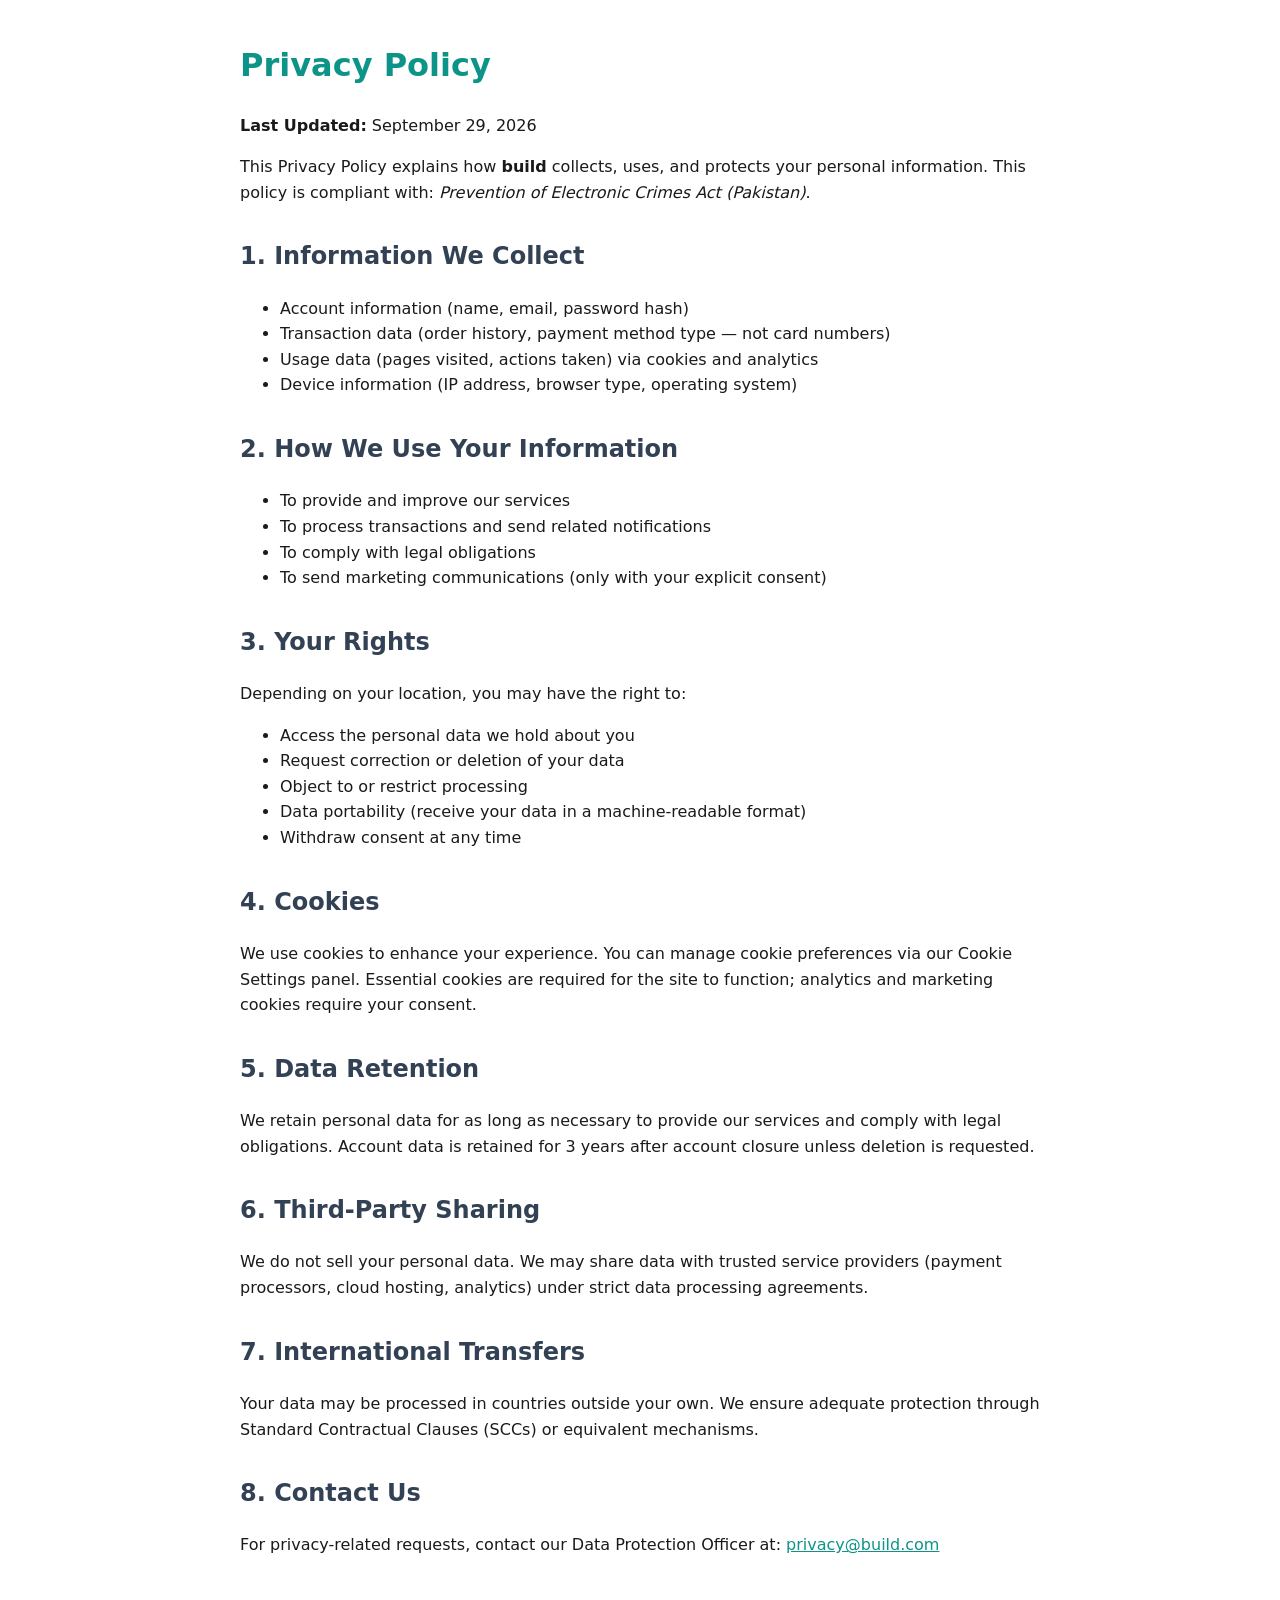
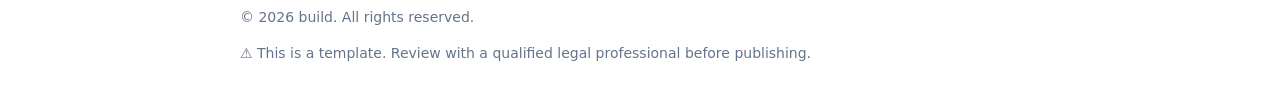
<file: privacy-policy.html>
<!DOCTYPE html>
<html lang="en">
<head>
  <meta charset="UTF-8" />
  <meta name="viewport" content="width=device-width, initial-scale=1.0" />
  <title>Privacy Policy — build</title>
  <style>
    body { font-family: system-ui, sans-serif; max-width: 800px; margin: 40px auto; padding: 0 20px; line-height: 1.6; color: #1a1a1a; }
    h1 { color: #0d9488; } h2 { color: #334155; margin-top: 2rem; }
    a { color: #0d9488; } footer { margin-top: 3rem; color: #64748b; font-size: 0.875rem; }
  </style>
</head>
<body>
  <h1>Privacy Policy</h1>
  <p><strong>Last Updated:</strong> September 29, 2026</p>
  <p>This Privacy Policy explains how <strong>build</strong> collects, uses, and protects your personal information.
     This policy is compliant with: <em>Prevention of Electronic Crimes Act (Pakistan)</em>.</p>

  <h2>1. Information We Collect</h2>
  <ul>
    <li>Account information (name, email, password hash)</li>
    <li>Transaction data (order history, payment method type — not card numbers)</li>
    <li>Usage data (pages visited, actions taken) via cookies and analytics</li>
    <li>Device information (IP address, browser type, operating system)</li>
  </ul>

  <h2>2. How We Use Your Information</h2>
  <ul>
    <li>To provide and improve our services</li>
    <li>To process transactions and send related notifications</li>
    <li>To comply with legal obligations</li>
    <li>To send marketing communications (only with your explicit consent)</li>
  </ul>

  <h2>3. Your Rights</h2>
  <p>Depending on your location, you may have the right to:</p>
  <ul>
    <li>Access the personal data we hold about you</li>
    <li>Request correction or deletion of your data</li>
    <li>Object to or restrict processing</li>
    <li>Data portability (receive your data in a machine-readable format)</li>
    <li>Withdraw consent at any time</li>
  </ul>

  <h2>4. Cookies</h2>
  <p>We use cookies to enhance your experience. You can manage cookie preferences via our Cookie Settings panel.
     Essential cookies are required for the site to function; analytics and marketing cookies require your consent.</p>

  <h2>5. Data Retention</h2>
  <p>We retain personal data for as long as necessary to provide our services and comply with legal obligations.
     Account data is retained for 3 years after account closure unless deletion is requested.</p>

  <h2>6. Third-Party Sharing</h2>
  <p>We do not sell your personal data. We may share data with trusted service providers
     (payment processors, cloud hosting, analytics) under strict data processing agreements.</p>

  <h2>7. International Transfers</h2>
  <p>Your data may be processed in countries outside your own. We ensure adequate protection
     through Standard Contractual Clauses (SCCs) or equivalent mechanisms.</p>

  <h2>8. Contact Us</h2>
  <p>For privacy-related requests, contact our Data Protection Officer at:
     <a href="mailto:privacy@build.com">
       privacy@build.com
     </a>
  </p>

  <footer>
    <p>© 2026 build. All rights reserved.</p>
    <p>⚠️ This is a template. Review with a qualified legal professional before publishing.</p>
  </footer>
</body>
</html>
</file>
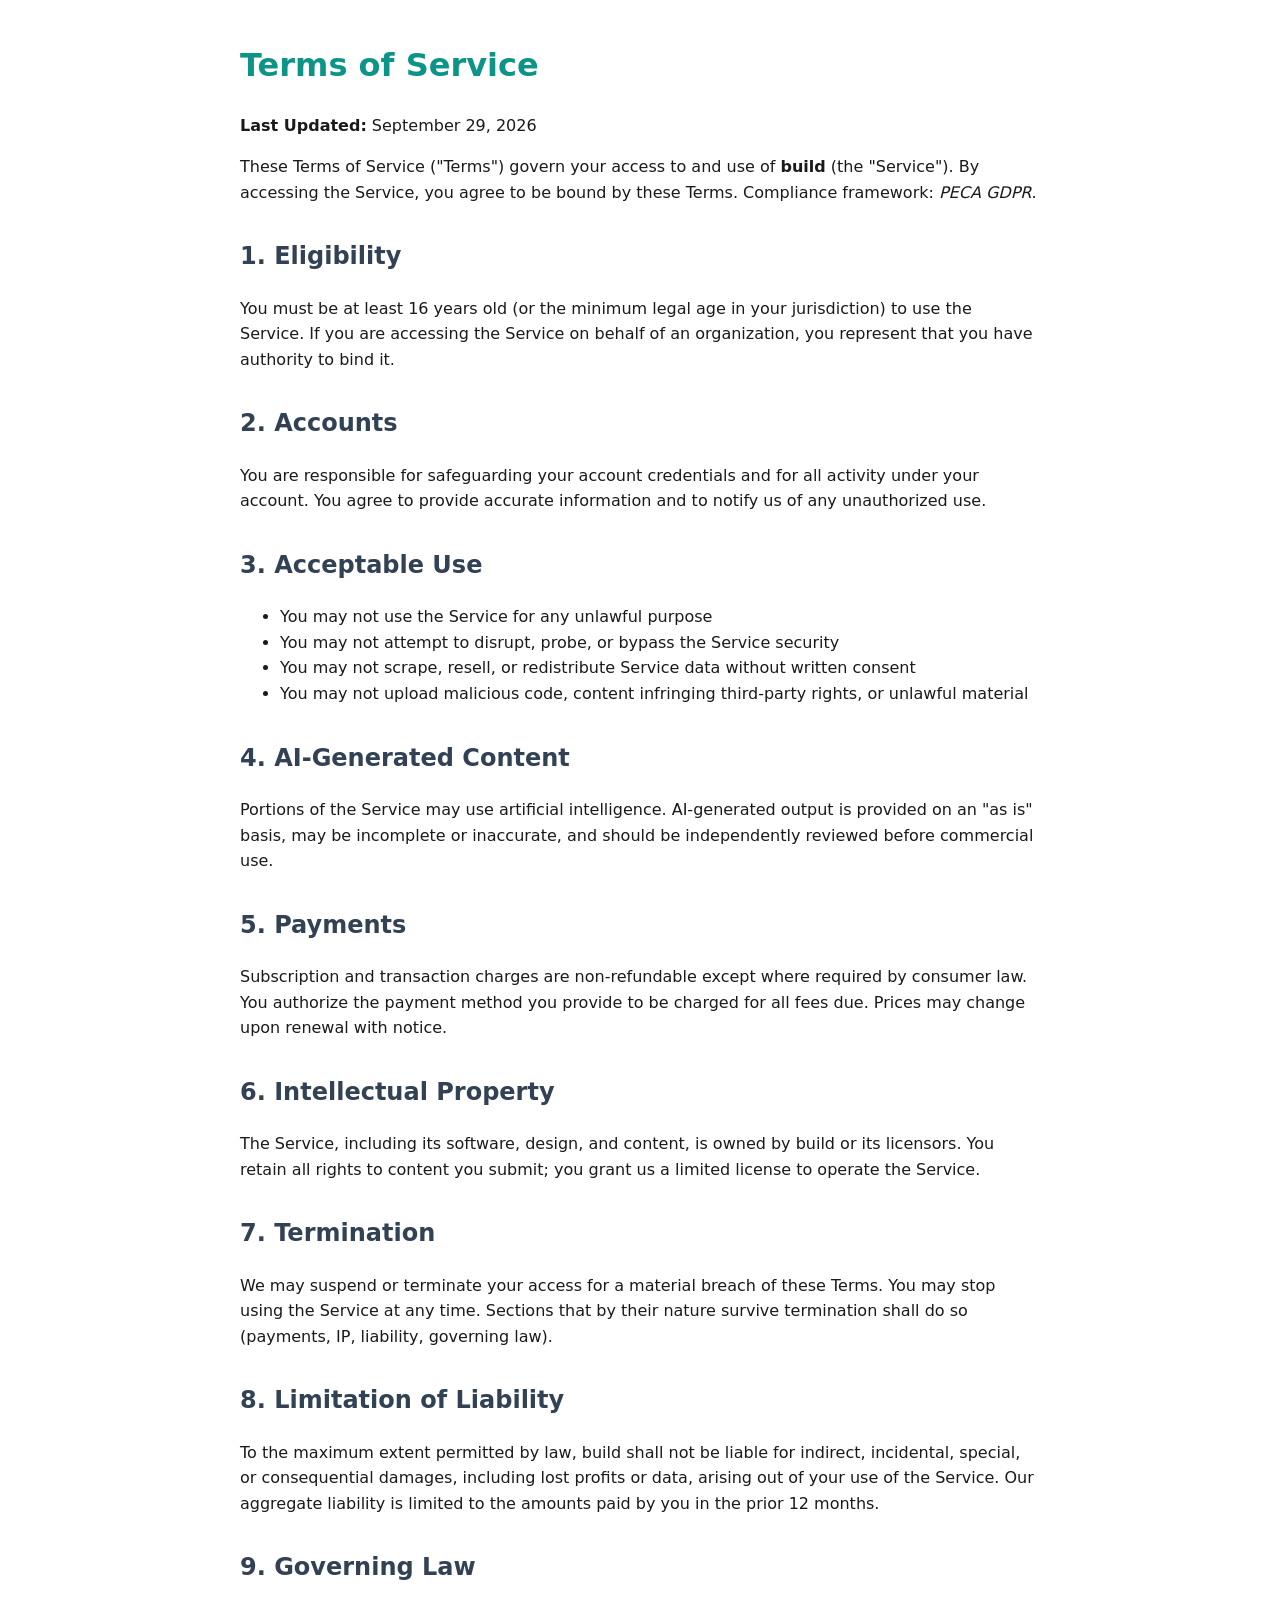
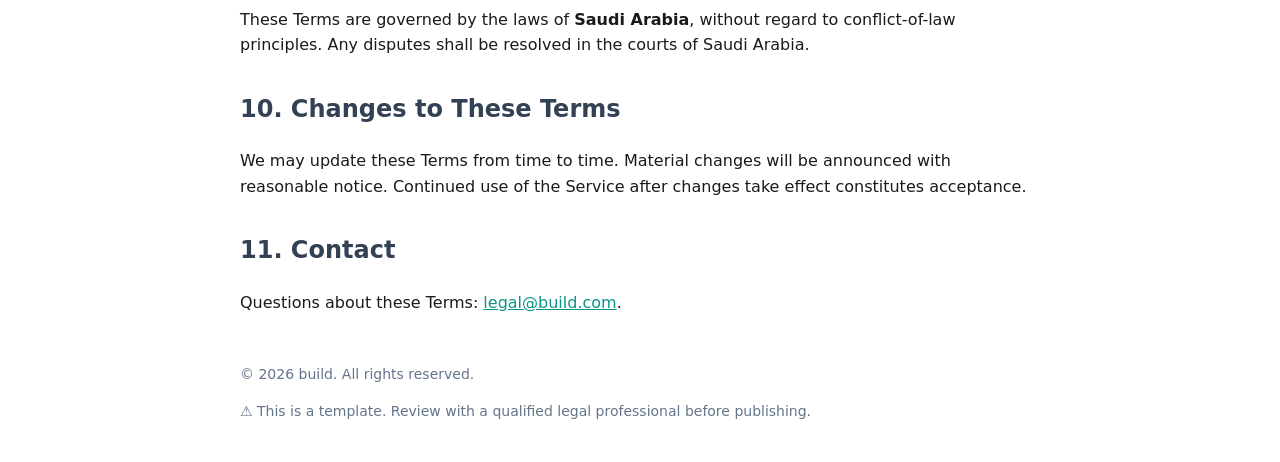
<file: terms-of-service.html>
<!DOCTYPE html>
<html lang="en">
<head>
  <meta charset="UTF-8" />
  <meta name="viewport" content="width=device-width, initial-scale=1.0" />
  <title>Terms of Service — build</title>
  <style>
    body { font-family: system-ui, sans-serif; max-width: 800px; margin: 40px auto; padding: 0 20px; line-height: 1.6; color: #1a1a1a; }
    h1 { color: #0d9488; } h2 { color: #334155; margin-top: 2rem; }
    a { color: #0d9488; } footer { margin-top: 3rem; color: #64748b; font-size: 0.875rem; }
  </style>
</head>
<body>
  <h1>Terms of Service</h1>
  <p><strong>Last Updated:</strong> September 29, 2026</p>
  <p>These Terms of Service ("Terms") govern your access to and use of <strong>build</strong> (the "Service").
     By accessing the Service, you agree to be bound by these Terms. Compliance framework: <em>PECA GDPR</em>.</p>

  <h2>1. Eligibility</h2>
  <p>You must be at least 16 years old (or the minimum legal age in your jurisdiction) to use the Service.
     If you are accessing the Service on behalf of an organization, you represent that you have authority to bind it.</p>

  <h2>2. Accounts</h2>
  <p>You are responsible for safeguarding your account credentials and for all activity under your account.
     You agree to provide accurate information and to notify us of any unauthorized use.</p>

  <h2>3. Acceptable Use</h2>
  <ul>
    <li>You may not use the Service for any unlawful purpose</li>
    <li>You may not attempt to disrupt, probe, or bypass the Service security</li>
    <li>You may not scrape, resell, or redistribute Service data without written consent</li>
    <li>You may not upload malicious code, content infringing third-party rights, or unlawful material</li>
  </ul>

  <h2>4. AI-Generated Content</h2>
  <p>Portions of the Service may use artificial intelligence. AI-generated output is provided on an "as is" basis,
     may be incomplete or inaccurate, and should be independently reviewed before commercial use.</p>

  <h2>5. Payments</h2>
  <p>Subscription and transaction charges are non-refundable except where required by consumer law.
     You authorize the payment method you provide to be charged for all fees due. Prices may change upon renewal with notice.</p>

  <h2>6. Intellectual Property</h2>
  <p>The Service, including its software, design, and content, is owned by build or its licensors.
     You retain all rights to content you submit; you grant us a limited license to operate the Service.</p>

  <h2>7. Termination</h2>
  <p>We may suspend or terminate your access for a material breach of these Terms. You may stop using the Service at any time.
     Sections that by their nature survive termination shall do so (payments, IP, liability, governing law).</p>

  <h2>8. Limitation of Liability</h2>
  <p>To the maximum extent permitted by law, build shall not be liable for indirect, incidental, special, or consequential damages,
     including lost profits or data, arising out of your use of the Service. Our aggregate liability is limited to the amounts paid by you in the prior 12 months.</p>

  <h2>9. Governing Law</h2>
  <p>These Terms are governed by the laws of <strong>Saudi Arabia</strong>, without regard to conflict-of-law principles.
     Any disputes shall be resolved in the courts of Saudi Arabia.</p>

  <h2>10. Changes to These Terms</h2>
  <p>We may update these Terms from time to time. Material changes will be announced with reasonable notice.
     Continued use of the Service after changes take effect constitutes acceptance.</p>

  <h2>11. Contact</h2>
  <p>Questions about these Terms: <a href="mailto:legal@build.com">legal@build.com</a>.</p>

  <footer>
    <p>© 2026 build. All rights reserved.</p>
    <p>⚠️ This is a template. Review with a qualified legal professional before publishing.</p>
  </footer>
</body>
</html>
</file>
